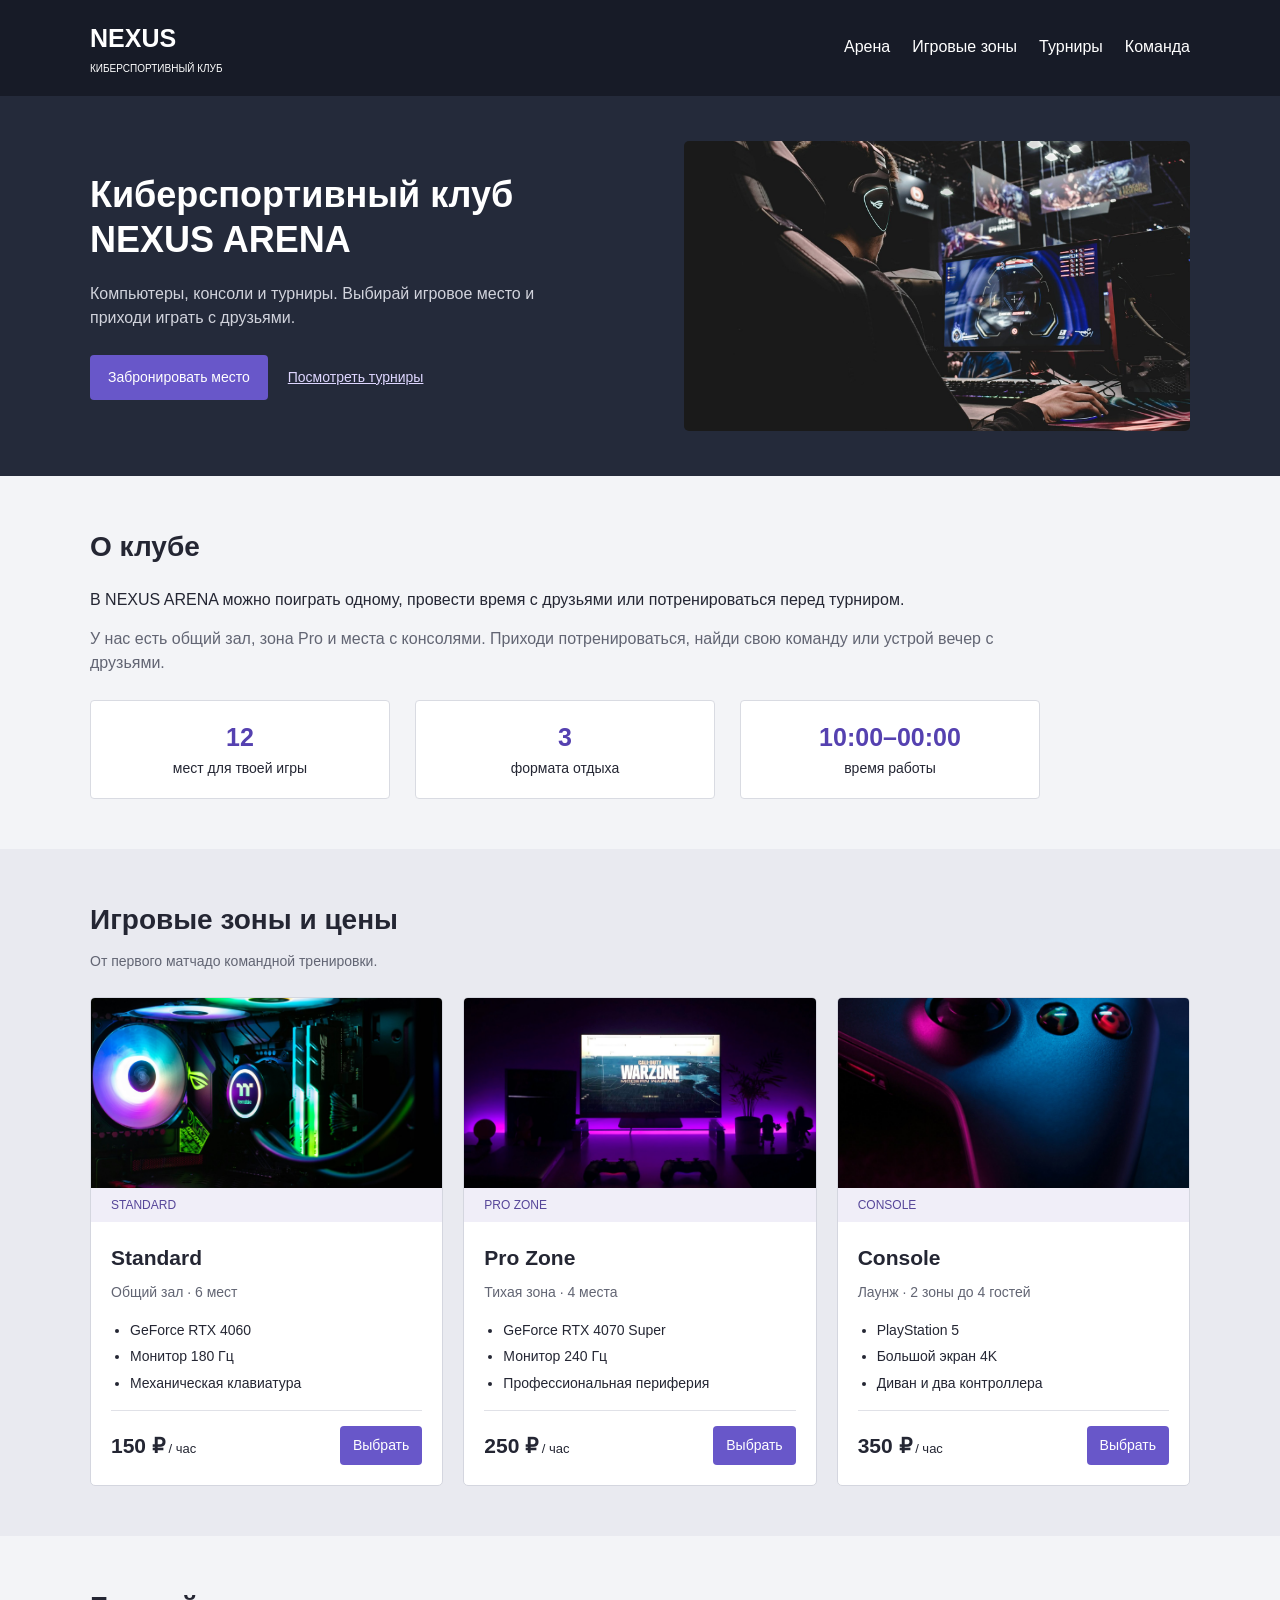
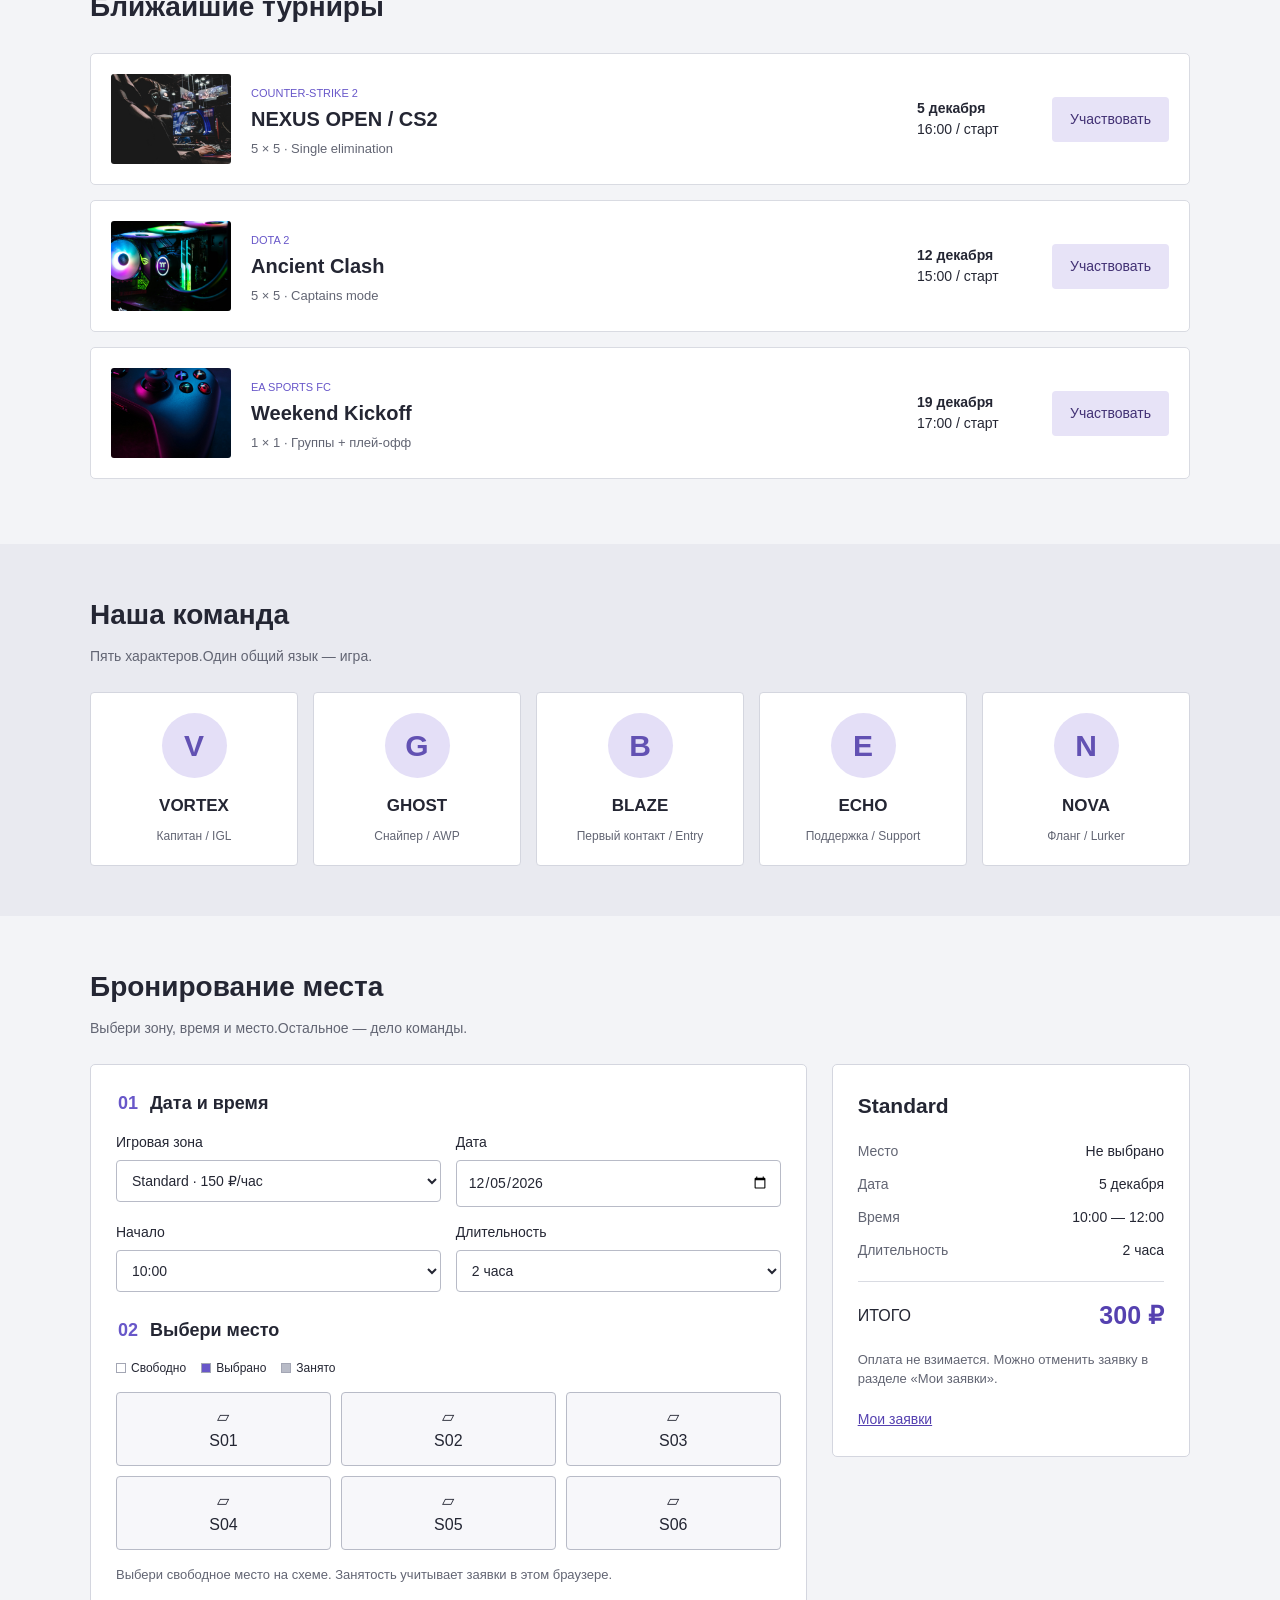
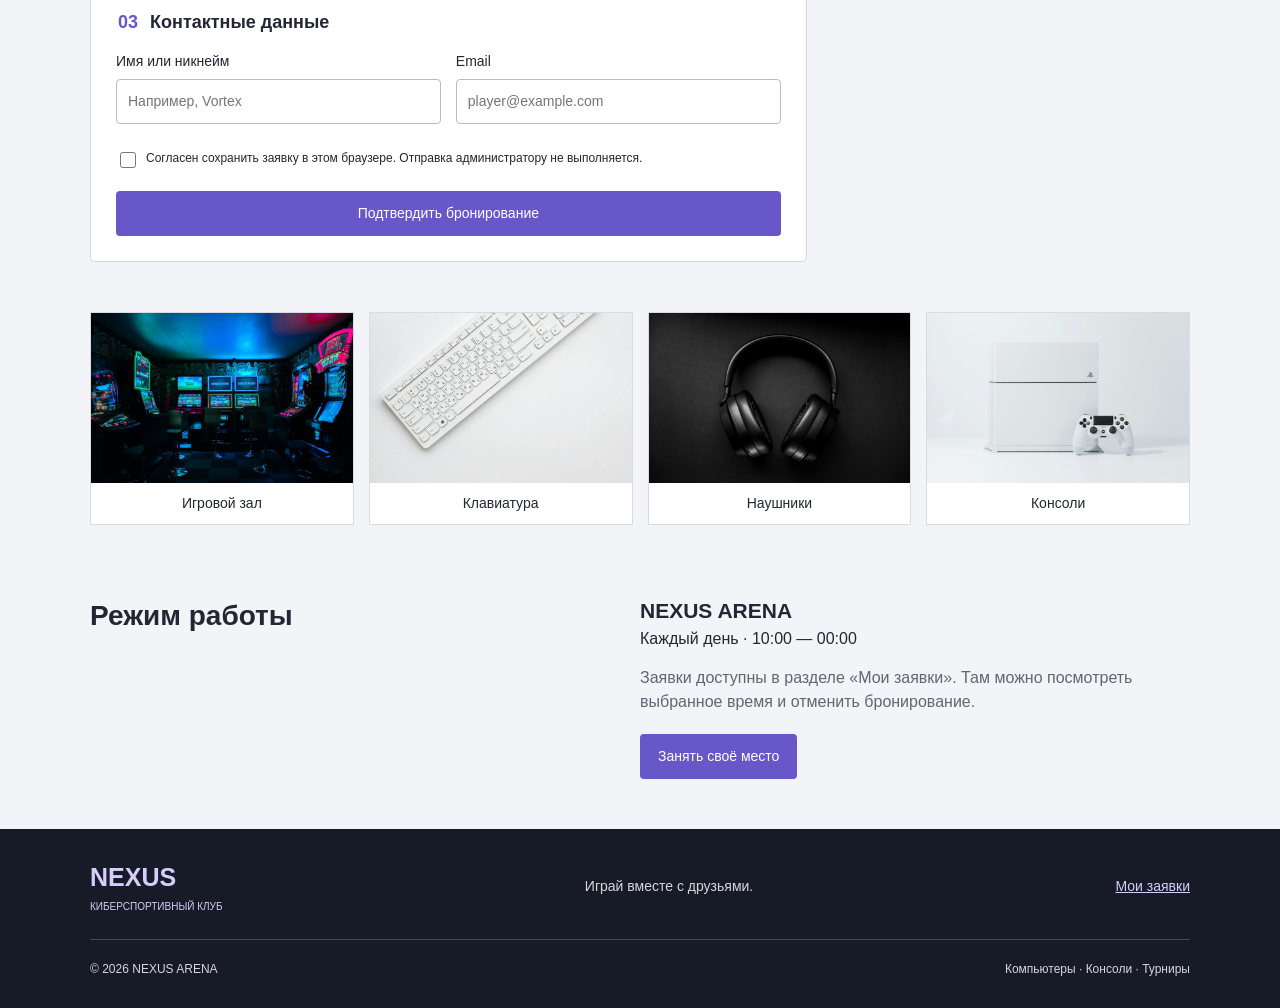
<file: index.html>
<!doctype html>
<html lang="ru">
  <head>
    <meta charset="utf-8" />
    <meta name="viewport" content="width=device-width,initial-scale=1" />
    <meta
      name="description"
      content="NEXUS ARENA — сайт киберспортивного клуба. Игровые зоны, турниры, команда и бронирование мест."
    />
    <meta name="theme-color" content="#171b27" />
    <title>NEXUS ARENA — твоя игра начинается здесь</title>
    <link rel="icon" href="assets/images/favicon.svg" type="image/svg+xml" />
    <link rel="stylesheet" href="assets/css/style.css" />
    <script src="assets/js/storage.js" defer></script>
    <script src="assets/js/main.js" defer></script>
  </head>
  <body>
    <a class="skip-link" href="#main">Перейти к содержимому</a>
    <header class="site-header">
      <div class="container header-inner">
        <a class="brand" href="#home" aria-label="Nexus Arena — главная"
          ><span
            >NEXUS<span class="brand-sub">КИБЕРСПОРТИВНЫЙ КЛУБ</span></span
          ></a
        >
        <button
          class="menu-toggle"
          aria-expanded="false"
          aria-controls="navigation"
          aria-label="Открыть меню"
        >
          ☰
        </button>
        <nav id="navigation" aria-label="Основная навигация">
          <a href="#about">Арена</a><a href="#zones">Игровые зоны</a
          ><a href="#tournaments">Турниры</a><a href="#team">Команда</a>
        </nav>
        <a class="button button-small header-book" href="#booking"
          >Забронировать
        </a>
      </div>
    </header>
    <main id="main">
      <div id="public-view">
        <section class="hero" id="home" aria-labelledby="hero-title">
          <div class="container hero-inner">
            <div class="hero-content">
              <h1 id="hero-title">Киберспортивный клуб<br />NEXUS ARENA</h1>
              <p class="hero-description">
                Компьютеры, консоли и турниры. Выбирай игровое место и приходи
                играть с друзьями.
              </p>
              <div class="hero-actions">
                <a class="button" href="#booking">Забронировать место</a
                ><a class="text-link" href="#tournaments">Посмотреть турниры</a>
              </div>
            </div>
            <img
              class="hero-image"
              src="assets/images/arena.jpg"
              alt="Игрок за компьютером на киберспортивном турнире"
              fetchpriority="high"
            />
          </div>
        </section>

        <section
          class="section container about"
          id="about"
          aria-labelledby="about-title"
        >
          <div>
            <h2 id="about-title">О клубе</h2>
          </div>
          <div class="about-copy">
            <p>
              В NEXUS ARENA можно поиграть одному, провести время с друзьями или
              потренироваться перед турниром.
            </p>
            <p class="muted">
              У нас есть общий зал, зона Pro и места с консолями. Приходи
              потренироваться, найди свою команду или устрой вечер с друзьями.
            </p>
            <div class="facts">
              <div><strong>12</strong><span>мест для твоей игры</span></div>
              <div><strong>3</strong><span>формата отдыха</span></div>
              <div><strong>10:00–00:00</strong><span>время работы</span></div>
            </div>
          </div>
        </section>
        <section
          class="section section-tinted"
          id="zones"
          aria-labelledby="zones-title"
        >
          <div class="container">
            <div class="section-heading">
              <div>
                <h2 id="zones-title">Игровые зоны и цены</h2>
              </div>
              <p class="muted heading-note">
                От первого матча<br />до командной тренировки.
              </p>
            </div>
            <div class="zone-grid">
              <article class="zone-card">
                <div class="zone-image">
                  <img
                    src="assets/images/pc.jpg"
                    alt="Игровой компьютер с цветной подсветкой и системой охлаждения"
                    loading="lazy"
                  /><span class="tag">STANDARD</span>
                </div>
                <div class="zone-body">
                  <h3>Standard</h3>
                  <p>Общий зал · 6 мест</p>
                  <ul>
                    <li>GeForce RTX 4060</li>
                    <li>Монитор 180 Гц</li>
                    <li>Механическая клавиатура</li>
                  </ul>
                  <div class="zone-bottom">
                    <span><strong>150 ₽</strong> / час</span
                    ><a
                      href="#booking"
                      class="circle-link"
                      data-zone="standard"
                      aria-label="Забронировать Standard"
                      >Выбрать</a
                    >
                  </div>
                </div>
              </article>
              <article class="zone-card featured">
                <div class="zone-image">
                  <img
                    src="assets/images/station.jpg"
                    alt="Игровое место с монитором и фиолетовой подсветкой"
                    loading="lazy"
                  /><span class="tag lime-tag">PRO ZONE</span>
                </div>
                <div class="zone-body">
                  <h3>Pro Zone</h3>
                  <p>Тихая зона · 4 места</p>
                  <ul>
                    <li>GeForce RTX 4070 Super</li>
                    <li>Монитор 240 Гц</li>
                    <li>Профессиональная периферия</li>
                  </ul>
                  <div class="zone-bottom">
                    <span><strong>250 ₽</strong> / час</span
                    ><a
                      href="#booking"
                      class="circle-link"
                      data-zone="pro"
                      aria-label="Забронировать Pro"
                      >Выбрать</a
                    >
                  </div>
                </div>
              </article>
              <article class="zone-card">
                <div class="zone-image">
                  <img
                    src="assets/images/setup.jpg"
                    alt="Игровой контроллер в синей и фиолетовой подсветке"
                    loading="lazy"
                  /><span class="tag">CONSOLE</span>
                </div>
                <div class="zone-body">
                  <h3>Console</h3>
                  <p>Лаунж · 2 зоны до 4 гостей</p>
                  <ul>
                    <li>PlayStation 5</li>
                    <li>Большой экран 4K</li>
                    <li>Диван и два контроллера</li>
                  </ul>
                  <div class="zone-bottom">
                    <span><strong>350 ₽</strong> / час</span
                    ><a
                      href="#booking"
                      class="circle-link"
                      data-zone="console"
                      aria-label="Забронировать консольную зону"
                      >Выбрать</a
                    >
                  </div>
                </div>
              </article>
            </div>
          </div>
        </section>
        <section
          class="section container"
          id="tournaments"
          aria-labelledby="tournaments-title"
        >
          <div class="section-heading">
            <div>
              <h2 id="tournaments-title">Ближайшие турниры</h2>
            </div>
          </div>
          <div class="tournament-list" id="tournament-list"></div>
        </section>
        <section class="team-section" id="team" aria-labelledby="team-title">
          <div class="container section">
            <div class="section-heading">
              <div>
                <h2 id="team-title">Наша команда</h2>
              </div>
              <p class="muted heading-note">
                Пять характеров.<br />Один общий язык — игра.
              </p>
            </div>
            <div class="team-grid">
              <article class="player">
                <div class="player-art p1">
                  <span class="player-glyph">V</span>
                </div>
                <h3>VORTEX</h3>
                <p>Капитан / IGL</p>
              </article>
              <article class="player">
                <div class="player-art p2">
                  <span class="player-glyph">G</span>
                </div>
                <h3>GHOST</h3>
                <p>Снайпер / AWP</p>
              </article>
              <article class="player">
                <div class="player-art p3">
                  <span class="player-glyph">B</span>
                </div>
                <h3>BLAZE</h3>
                <p>Первый контакт / Entry</p>
              </article>
              <article class="player">
                <div class="player-art p4">
                  <span class="player-glyph">E</span>
                </div>
                <h3>ECHO</h3>
                <p>Поддержка / Support</p>
              </article>
              <article class="player">
                <div class="player-art p5">
                  <span class="player-glyph">N</span>
                </div>
                <h3>NOVA</h3>
                <p>Фланг / Lurker</p>
              </article>
            </div>
          </div>
        </section>
        <section
          class="section container"
          id="booking"
          aria-labelledby="booking-title"
        >
          <div class="section-heading">
            <div>
              <h2 id="booking-title">Бронирование места</h2>
            </div>
            <p class="muted heading-note">
              Выбери зону, время и место.<br />Остальное — дело команды.
            </p>
          </div>
          <div class="booking-layout">
            <form id="booking-form" class="booking-form">
              <fieldset>
                <legend><span>01</span> Дата и время</legend>
                <div class="form-grid">
                  <label
                    >Игровая зона<select id="zone" name="zone">
                      <option value="standard">Standard · 150 ₽/час</option>
                      <option value="pro">Pro Zone · 250 ₽/час</option>
                      <option value="console">
                        Console · 350 ₽/час за зону
                      </option>
                    </select></label
                  ><label
                    >Дата<input
                      id="booking-date"
                      name="date"
                      type="date"
                      required /></label
                  ><label
                    >Начало<select
                      id="booking-time"
                      name="time"
                    ></select></label
                  ><label
                    >Длительность<select id="duration" name="duration">
                      <option value="1">1 час</option>
                      <option value="2" selected>2 часа</option>
                      <option value="3">3 часа</option>
                      <option value="4">4 часа</option>
                      <option value="5">5 часов</option>
                    </select></label
                  >
                </div>
              </fieldset>
              <fieldset>
                <legend><span>02</span> Выбери место</legend>
                <div class="seat-legend">
                  <span><i class="seat-free"></i>Свободно</span
                  ><span><i class="seat-selected"></i>Выбрано</span
                  ><span><i class="seat-taken"></i>Занято</span>
                </div>
                <div
                  id="seat-map"
                  class="seat-map"
                  role="group"
                  aria-label="Доступные места"
                ></div>
                <p id="seat-help" class="fine-print">Выбери место на схеме.</p>
              </fieldset>
              <fieldset>
                <legend><span>03</span> Контактные данные</legend>
                <div class="form-grid">
                  <label
                    >Имя или никнейм<input
                      name="name"
                      autocomplete="name"
                      minlength="2"
                      maxlength="50"
                      placeholder="Например, Vortex"
                      required /></label
                  ><label
                    >Email<input
                      name="email"
                      type="email"
                      autocomplete="email"
                      maxlength="100"
                      placeholder="player@example.com"
                      required
                  /></label>
                </div>
              </fieldset>
              <label class="checkbox-label"
                ><input name="consent" type="checkbox" required /><span
                  >Согласен сохранить заявку в этом браузере. Отправка
                  администратору не выполняется.</span
                ></label
              >
              <p
                class="form-message"
                id="booking-message"
                role="status"
                aria-live="polite"
              ></p>
              <button class="button booking-submit" type="submit">
                Подтвердить бронирование
              </button>
            </form>
            <aside class="booking-summary" aria-label="Сводка бронирования">
              <h3 id="summary-zone">Standard</h3>
              <dl>
                <div>
                  <dt>Место</dt>
                  <dd id="summary-seat">Не выбрано</dd>
                </div>
                <div>
                  <dt>Дата</dt>
                  <dd id="summary-date">—</dd>
                </div>
                <div>
                  <dt>Время</dt>
                  <dd id="summary-time">—</dd>
                </div>
                <div>
                  <dt>Длительность</dt>
                  <dd id="summary-duration">2 часа</dd>
                </div>
              </dl>
              <div class="summary-total">
                <span>ИТОГО</span><strong id="summary-price">300 ₽</strong>
              </div>
              <p class="fine-print">
                Оплата не взимается. Можно отменить заявку в разделе «Мои
                заявки».
              </p>
              <a href="#admin" class="text-link">Мои заявки </a>
            </aside>
          </div>
        </section>
        <section
          class="gallery-section"
          aria-label="Атмосфера игрового пространства"
        >
          <div class="gallery-grid">
            <figure>
              <img
                src="assets/images/gaming.jpg"
                alt="Зал игровых автоматов в синем свете"
                loading="lazy"
              />
              <figcaption>Игровой зал</figcaption>
            </figure>
            <figure>
              <img
                src="assets/images/keyboard.jpg"
                alt="Светлая клавиатура крупным планом"
                loading="lazy"
              />
              <figcaption>Клавиатура</figcaption>
            </figure>
            <figure>
              <img
                src="assets/images/headset.jpg"
                alt="Чёрные полноразмерные наушники"
                loading="lazy"
              />
              <figcaption>Наушники</figcaption>
            </figure>
            <figure>
              <img
                src="assets/images/controller.jpg"
                alt="Игровая консоль с беспроводным контроллером"
                loading="lazy"
              />
              <figcaption>Консоли</figcaption>
            </figure>
          </div>
        </section>
        <section class="section container contact-section" id="contacts">
          <div>
            <h2>Режим работы</h2>
          </div>
          <div class="contact-details">
            <h3>NEXUS ARENA</h3>
            <p>Каждый день · 10:00 — 00:00</p>
            <p class="muted">
              Заявки доступны в разделе «Мои заявки». Там можно посмотреть
              выбранное время и отменить бронирование.
            </p>
            <a class="button" href="#booking">Занять своё место </a>
          </div>
        </section>
      </div>
      <section
        id="admin-view"
        class="container section admin-view"
        hidden
        aria-labelledby="admin-title"
      >
        <div class="section-heading">
          <h1 id="admin-title">Мои заявки</h1>
          <a href="#home" class="text-link">На главную</a>
        </div>
        <div class="admin-stats" id="admin-stats"></div>
        <div class="admin-toolbar">
          <label class="search-label"
            >Поиск<input
              type="search"
              id="admin-search"
              placeholder="Имя, email или номер заявки" /></label
          ><label
            >Тип<select id="admin-filter">
              <option value="all">Все заявки</option>
              <option value="booking">Бронирования</option>
              <option value="tournament">Турниры</option>
              <option value="cancelled">Отменённые</option>
            </select></label
          >
        </div>
        <p class="form-message" id="admin-message" role="status"></p>
        <div id="requests-list"></div>
      </section>
    </main>
    <footer class="site-footer">
      <div class="container footer-top">
        <a class="brand" href="#home"
          ><span
            >NEXUS<span class="brand-sub">КИБЕРСПОРТИВНЫЙ КЛУБ</span></span
          ></a
        >
        <p>Играй вместе с друзьями.</p>
        <a href="#admin" class="text-link">Мои заявки</a>
      </div>
      <div class="container footer-bottom">
        <span>© <span id="year">2026</span> NEXUS ARENA</span>
        <span>Компьютеры · Консоли · Турниры</span>
      </div>
    </footer>
    <dialog id="tournament-dialog" aria-labelledby="tournament-dialog-title">
      <button class="dialog-close" type="button" aria-label="Закрыть">×</button>

      <h2 id="tournament-dialog-title">Заявка на турнир</h2>
      <p id="tournament-description" class="muted"></p>
      <form id="tournament-form">
        <input type="hidden" name="tournament" /><label
          >Имя капитана / никнейм<input
            name="name"
            required
            minlength="2"
            maxlength="50"
            autocomplete="name" /></label
        ><label
          >Название команды / ник игрока<input
            name="team"
            required
            minlength="2"
            maxlength="50" /></label
        ><label
          >Email для заявки<input
            name="email"
            type="email"
            required
            maxlength="100"
            autocomplete="email" /></label
        ><label class="checkbox-label"
          ><input type="checkbox" required /><span
            >Согласен сохранить заявку в этом браузере. Отправка организаторам
            не выполняется.</span
          ></label
        >
        <p id="tournament-message" class="form-message" role="status"></p>
        <button class="button" type="submit">Зарегистрироваться</button>
      </form>
    </dialog>
    <dialog id="cancel-dialog" aria-labelledby="cancel-title">
      <button class="dialog-close" type="button" aria-label="Закрыть">×</button>

      <h2 id="cancel-title">Отменить заявку?</h2>
      <p id="cancel-description" class="muted"></p>
      <div class="hero-actions">
        <button class="button" id="confirm-cancel" type="button">
          Да, отменить</button
        ><button
          class="button button-secondary"
          id="keep-request"
          type="button"
        >
          Оставить
        </button>
      </div>
    </dialog>
    <dialog id="success-dialog" aria-labelledby="success-title">
      <button class="dialog-close" type="button" aria-label="Закрыть">×</button>
      <div class="success-icon" aria-hidden="true">✓</div>

      <h2 id="success-title">Заявка сохранена!</h2>
      <p id="success-text"></p>
      <p class="muted">
        Заявка сохранена в текущем браузере. Сообщения на email не отправляются.
      </p>
      <a href="#admin" class="button" id="success-link">Посмотреть заявку</a>
    </dialog>
    <div class="storage-banner" id="storage-banner" role="alert" hidden></div>
    <noscript
      ><div class="storage-banner">
        Включи JavaScript в браузере, чтобы пользоваться бронированием и
        заявками.
      </div></noscript
    >
  </body>
</html>
</file>
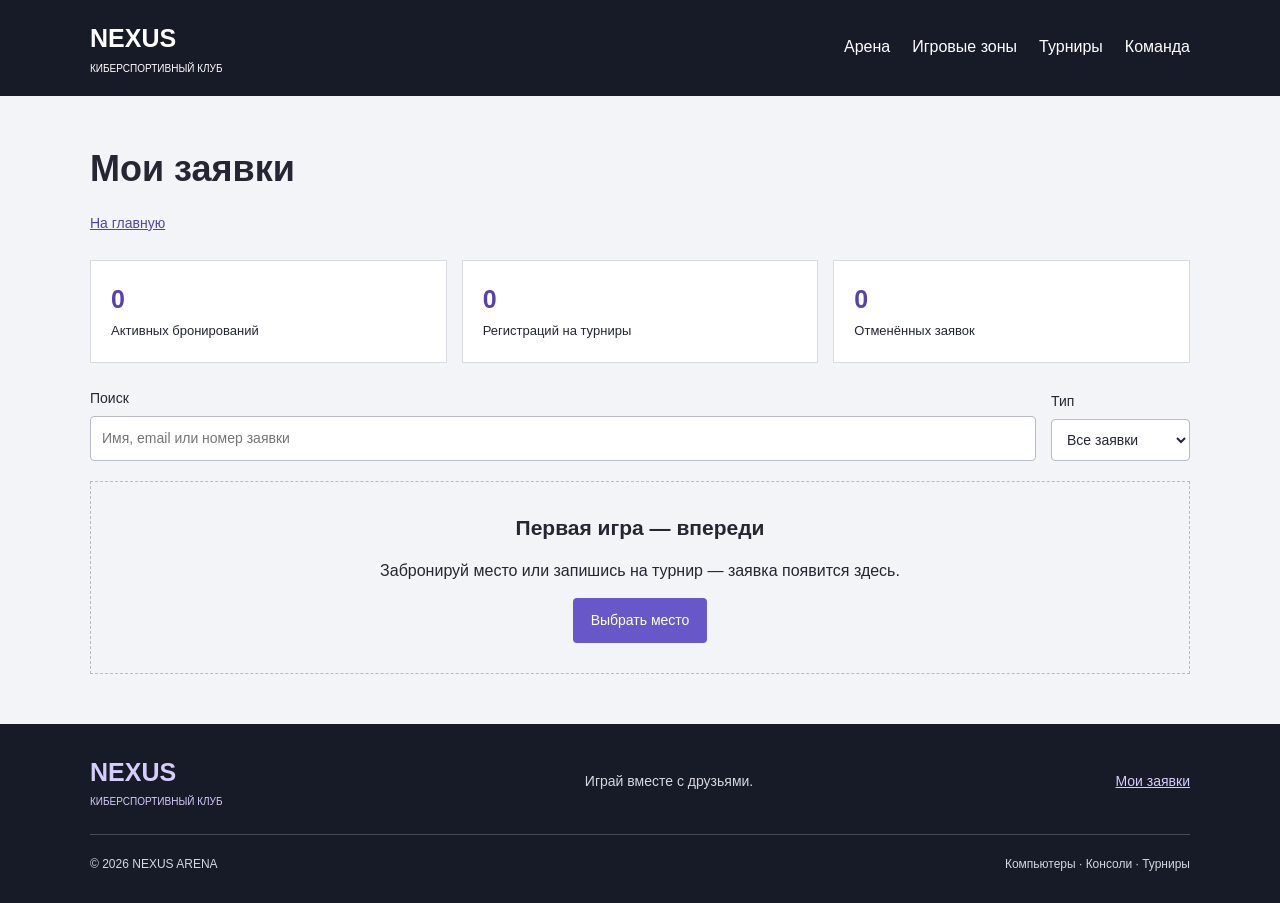
<file: admin.html>
<!doctype html>
<html lang="ru">
  <head>
    <meta charset="utf-8" />
    <meta name="viewport" content="width=device-width,initial-scale=1" />
    <meta http-equiv="refresh" content="0;url=index.html#admin" />
    <title>Заявки — NEXUS ARENA</title>
  </head>
  <body>
    <p><a href="index.html#admin">Открыть панель заявок NEXUS ARENA</a></p>
    <script>
      location.replace("index.html#admin");
    </script>
  </body>
</html>
</file>
<file: assets/css/style.css>
/* Общие настройки */
* {
  box-sizing: border-box;
}
html {
  scroll-behavior: smooth;
  scroll-padding-top: 20px;
}
body {
  margin: 0;
  font:
    16px/1.5 Arial,
    sans-serif;
  color: #242633;
  background: #f3f4f7;
}
a {
  color: #5541b0;
}
img {
  display: block;
  max-width: 100%;
  object-fit: cover;
}
h1,
h2,
h3,
p,
figure {
  margin: 0;
}
h1 {
  font-size: 36px;
  line-height: 1.25;
  margin-bottom: 20px;
}
h2 {
  font-size: 28px;
  margin-bottom: 20px;
}
h3 {
  font-size: 21px;
}
p + p {
  margin-top: 15px;
}
button,
input,
select {
  font: inherit;
}
button {
  cursor: pointer;
}
button:disabled {
  cursor: not-allowed;
  opacity: 0.6;
}
.container {
  width: 90%;
  max-width: 1100px;
  margin: 0 auto;
}
.section {
  padding: 50px 0;
}
.muted,
.fine-print {
  color: #626573;
}
.fine-print {
  font-size: 13px;
  margin-top: 15px;
}
[hidden] {
  display: none !important;
}
:focus-visible {
  outline: 3px solid #9b83f1;
  outline-offset: 3px;
}
.skip-link {
  position: absolute;
  top: -70px;
  left: 15px;
  background: white;
  padding: 10px;
  z-index: 100;
}
.skip-link:focus {
  top: 10px;
}

/* Шапка и навигация */
.site-header {
  background: #171b27;
  color: white;
  padding: 20px 0;
}
.header-inner {
  display: flex;
  align-items: center;
  justify-content: space-between;
  gap: 25px;
}
.brand {
  font-size: 25px;
  color: white;
  font-weight: bold;
  text-decoration: none;
}
.brand-sub {
  display: block;
  font-size: 10px;
  font-weight: normal;
  margin-top: 3px;
}
nav {
  display: flex;
  gap: 22px;
}
nav a {
  color: white;
  text-decoration: none;
  padding: 7px 0;
  border-bottom: 2px solid transparent;
  transition:
    color 0.2s,
    border-color 0.2s;
}
nav a:hover,
nav a:focus-visible {
  color: #c9bbff;
  border-color: #c9bbff;
}
.menu-toggle {
  display: none;
  color: white;
  border: 1px solid #747684;
  background: transparent;
  padding: 6px 12px;
}
.header-book {
  display: none !important;
}
.button,
.circle-link {
  display: inline-block;
  border: 0;
  border-radius: 4px;
  padding: 12px 18px;
  background: #6857c9;
  color: white;
  text-decoration: none;
  font-size: 14px;
  cursor: pointer;
}
.button:hover,
.circle-link:hover {
  background: #5142a5;
}
.button-secondary {
  background: #e7e3f7;
  color: #423174;
}
.button-secondary:hover {
  background: #d8d0f0;
}
.text-link {
  font-size: 14px;
}

/* Первый экран */
.hero {
  background: #242a3a;
  color: white;
  padding: 45px 0;
}
.hero-inner {
  display: flex;
  align-items: center;
  gap: 40px;
}
.hero-content {
  flex: 1;
}
.hero-description {
  color: #d1d3dc;
  max-width: 480px;
}
.hero-image {
  width: 46%;
  height: 290px;
  border-radius: 5px;
}
.hero-actions {
  display: flex;
  align-items: center;
  gap: 20px;
  flex-wrap: wrap;
  margin-top: 25px;
}
.hero .text-link {
  color: #ded6ff;
}

/* Информация о клубе */
.about-copy {
  max-width: 950px;
}
.facts {
  display: flex;
  gap: 25px;
  margin-top: 25px;
}
.facts > div {
  flex: 1;
  padding: 18px;
  background: white;
  border: 1px solid #d9dbe2;
  text-align: center;
  border-radius: 4px;
}
.facts strong {
  display: block;
  font-size: 25px;
  color: #5541b0;
}
.facts span {
  font-size: 14px;
}
.section-tinted,
.team-section {
  background: #e9eaf0;
}
.section-heading {
  margin-bottom: 25px;
}
.section-heading h2 {
  margin-bottom: 10px;
}
.heading-note {
  font-size: 14px;
}
.heading-note br {
  display: none;
}

/* Игровые зоны */
.zone-grid {
  display: grid;
  grid-template-columns: repeat(3, 1fr);
  gap: 20px;
}
.zone-card {
  background: white;
  border: 1px solid #d4d6df;
  border-radius: 5px;
  overflow: hidden;
}
.zone-image img {
  width: 100%;
  height: 190px;
}
.tag {
  display: block;
  padding: 8px 20px;
  background: #f0eef8;
  color: #564699;
  font-size: 12px;
}
.zone-body {
  padding: 20px;
}
.zone-body > p {
  font-size: 14px;
  color: #626573;
  margin-top: 8px;
}
.zone-body ul {
  padding-left: 19px;
  font-size: 14px;
  line-height: 1.9;
}
.zone-bottom {
  display: flex;
  justify-content: space-between;
  align-items: center;
  gap: 10px;
  border-top: 1px solid #e0e1e7;
  padding-top: 15px;
  font-size: 13px;
}
.zone-bottom strong {
  font-size: 21px;
}
.circle-link {
  padding: 9px 13px;
}

/* Турниры */
.tournament-row {
  display: flex;
  align-items: center;
  gap: 20px;
  margin-bottom: 15px;
  background: white;
  border: 1px solid #d9dbe2;
  padding: 20px;
  border-radius: 5px;
}
.tournament-row img {
  width: 120px;
  height: 90px;
  border-radius: 3px;
}
.tournament-row > div:first-of-type {
  flex: 1;
}
.tournament-row h3 {
  font-size: 20px;
}
.tournament-row p {
  font-size: 13px;
  color: #626573;
  margin-top: 5px;
}
.tournament-row .eyebrow {
  font-size: 11px;
  color: #6857c9;
}
.tournament-date {
  min-width: 115px;
  font-size: 14px;
}
.tournament-date strong,
.tournament-date span {
  display: block;
}

/* Команда */
.team-grid {
  display: grid;
  grid-template-columns: repeat(5, 1fr);
  gap: 15px;
}
.player {
  background: white;
  border: 1px solid #d4d6df;
  padding: 20px 10px;
  text-align: center;
  border-radius: 4px;
}
.player-art {
  width: 65px;
  height: 65px;
  border-radius: 50%;
  margin: 0 auto 15px;
  background: #e4dff7;
  color: #6251b3;
  display: flex;
  justify-content: center;
  align-items: center;
}
.player-glyph {
  font-size: 30px;
  font-weight: bold;
}
.player h3 {
  font-size: 17px;
}
.player p {
  font-size: 12px;
  color: #626573;
  margin-top: 8px;
}

/* Бронирование */
.booking-layout {
  display: grid;
  grid-template-columns: 2fr 1fr;
  gap: 25px;
  align-items: start;
}
.booking-form,
.booking-summary {
  padding: 25px;
  background: white;
  border: 1px solid #d4d6df;
  border-radius: 5px;
}
fieldset {
  padding: 0;
  margin: 0 0 25px;
  border: 0;
  min-width: 0;
}
legend {
  font-weight: bold;
  font-size: 18px;
  margin-bottom: 15px;
}
legend span {
  color: #6857c9;
  margin-right: 7px;
}
.form-grid {
  display: grid;
  grid-template-columns: 1fr 1fr;
  gap: 15px;
}
label {
  display: flex;
  flex-direction: column;
  gap: 7px;
  font-size: 14px;
}
input,
select {
  width: 100%;
  min-width: 0;
  padding: 11px;
  border: 1px solid #b8bbc7;
  border-radius: 4px;
  color: #242633;
  background: white;
}
.seat-legend {
  display: flex;
  flex-wrap: wrap;
  gap: 15px;
  font-size: 12px;
}
.seat-legend span {
  display: flex;
  align-items: center;
  gap: 5px;
}
.seat-legend i {
  width: 10px;
  height: 10px;
  border: 1px solid #a3a6b4;
  background: white;
}
.seat-legend .seat-selected {
  background: #6857c9;
}
.seat-legend .seat-taken {
  background: #b8bbc7;
}
.seat-map {
  display: grid;
  grid-template-columns: repeat(3, 1fr);
  gap: 10px;
  margin-top: 15px;
}
.seat-button {
  border: 1px solid #b8bbc7;
  padding: 12px;
  border-radius: 4px;
  background: #f7f7fa;
  color: #242633;
}
.seat-button span {
  display: block;
}
.seat-button:hover:not(:disabled) {
  background: #eee9fc;
}
.seat-button[aria-pressed="true"] {
  background: #6857c9;
  color: white;
  border-color: #6857c9;
}
.seat-button[aria-pressed="true"]:hover {
  background: #5142a5;
}
.seat-button:disabled {
  background: #d7d8df;
}
.checkbox-label {
  flex-direction: row;
  align-items: flex-start;
  font-size: 12px;
}
.checkbox-label input {
  width: 16px;
  height: 16px;
  flex-shrink: 0;
  margin-top: 3px;
  accent-color: #6857c9;
}
.booking-submit {
  width: 100%;
  margin-top: 20px;
}
.booking-summary dl {
  margin: 20px 0;
  font-size: 14px;
}
.booking-summary dl > div {
  display: flex;
  justify-content: space-between;
  gap: 10px;
  margin: 12px 0;
}
.booking-summary dt {
  color: #626573;
}
.booking-summary dd {
  margin: 0;
  text-align: right;
}
.summary-total {
  border-top: 1px solid #d9dbe2;
  padding-top: 15px;
  display: flex;
  align-items: center;
  justify-content: space-between;
}
.summary-total strong {
  color: #5541b0;
  font-size: 25px;
}
.booking-summary .text-link {
  display: inline-block;
  margin-top: 20px;
}
.form-message {
  margin-top: 15px;
  font-size: 14px;
  color: #276234;
  white-space: pre-line;
}
.form-message.error {
  color: #b42525;
}
.form-message:empty {
  display: none;
}

/* Галерея и подвал */
.gallery-section {
  width: 90%;
  max-width: 1100px;
  margin: 0 auto;
  padding-bottom: 20px;
}
.gallery-grid {
  display: grid;
  grid-template-columns: repeat(4, 1fr);
  gap: 15px;
}
.gallery-grid figure {
  border: 1px solid #d9dbe2;
  background: white;
}
.gallery-grid img {
  width: 100%;
  height: 170px;
}
.gallery-grid figcaption {
  padding: 10px;
  font-size: 14px;
  text-align: center;
}
.contact-section {
  display: flex;
  justify-content: space-between;
  gap: 30px;
}
.contact-details {
  max-width: 550px;
}
.contact-details .button {
  margin-top: 20px;
}
.site-footer {
  background: #171b27;
  color: #d5d6df;
  padding: 30px 0;
}
.footer-top,
.footer-bottom {
  display: flex;
  align-items: center;
  justify-content: space-between;
  gap: 20px;
  flex-wrap: wrap;
}
.site-footer a {
  color: #d5cdfa;
}
.footer-top p {
  font-size: 14px;
}
.footer-bottom {
  margin-top: 25px;
  padding-top: 20px;
  border-top: 1px solid #464956;
  font-size: 12px;
}

/* Всплывающие окна */
dialog {
  width: 470px;
  max-width: calc(100% - 30px);
  max-height: 90vh;
  padding: 30px;
  border: 1px solid #b8bbc7;
  border-radius: 5px;
  color: #242633;
  background: white;
}
dialog::backdrop {
  background: #0008;
}
dialog h2 {
  font-size: 25px;
  padding-right: 20px;
}
dialog form {
  display: grid;
  gap: 15px;
  margin-top: 20px;
}
.dialog-close {
  position: absolute;
  top: 8px;
  right: 12px;
  border: 0;
  background: none;
  font-size: 28px;
  color: #626573;
}
.success-icon {
  font-size: 35px;
  color: #338143;
  margin-bottom: 15px;
}
#success-link {
  margin-top: 20px;
}
.storage-banner {
  position: fixed;
  bottom: 0;
  left: 0;
  right: 0;
  padding: 15px;
  background: #963d35;
  color: white;
  z-index: 100;
}

/* Заявки */
.admin-view {
  min-height: 65vh;
}
.admin-stats {
  display: flex;
  gap: 15px;
  margin: 25px 0;
}
.admin-stats > div {
  flex: 1;
  padding: 20px;
  background: white;
  border: 1px solid #d9dbe2;
}
.admin-stats strong {
  display: block;
  font-size: 25px;
  color: #5541b0;
}
.admin-stats span {
  font-size: 13px;
}
.admin-toolbar {
  display: flex;
  align-items: flex-end;
  gap: 15px;
  flex-wrap: wrap;
  margin-bottom: 20px;
}
.search-label {
  flex: 1;
  min-width: 200px;
}
.request-card {
  display: flex;
  align-items: center;
  justify-content: space-between;
  gap: 20px;
  background: white;
  border: 1px solid #d9dbe2;
  padding: 20px;
  margin-top: 15px;
}
.request-card h3 {
  margin: 8px 0;
}
.request-card p {
  font-size: 14px;
  overflow-wrap: anywhere;
}
.request-card small {
  color: #626573;
}
.status-label {
  display: block;
  font-size: 12px;
  color: #276234;
  margin-top: 10px;
}
.cancelled .status-label {
  color: #626573;
}
.empty-state {
  padding: 30px;
  text-align: center;
  border: 1px dashed #b8bbc7;
}
.empty-state p,
.empty-state a {
  margin-top: 15px;
}

/* Планшеты */
@media (max-width: 850px) {
  .header-inner {
    flex-wrap: wrap;
  }
  .hero-inner {
    flex-direction: column;
    align-items: stretch;
  }
  .hero-image {
    width: 100%;
    height: 280px;
  }
  .zone-grid {
    grid-template-columns: 1fr;
  }
  .zone-image img {
    height: 240px;
  }
  .team-grid {
    grid-template-columns: repeat(3, 1fr);
  }
  .booking-layout {
    grid-template-columns: 1fr;
  }
  .tournament-row {
    flex-wrap: wrap;
  }
  .tournament-row > div:first-of-type {
    min-width: 180px;
  }
  .gallery-grid {
    grid-template-columns: repeat(2, 1fr);
  }
}
/* Телефоны */
@media (max-width: 550px) {
  h1 {
    font-size: 28px;
  }
  h2 {
    font-size: 25px;
  }
  .section {
    padding: 35px 0;
  }
  .menu-toggle {
    display: block;
  }
  nav {
    display: none;
    width: 100%;
    flex-direction: column;
    gap: 8px;
  }
  nav.open {
    display: flex;
  }
  .hero {
    padding: 30px 0;
  }
  .hero-image {
    height: 210px;
  }
  .facts {
    flex-direction: column;
    gap: 10px;
  }
  .team-grid {
    grid-template-columns: repeat(2, 1fr);
  }
  .form-grid {
    grid-template-columns: 1fr;
  }
  .booking-form,
  .booking-summary {
    padding: 18px;
  }
  .tournament-row {
    padding: 15px;
  }
  .tournament-row img {
    width: 100%;
    height: 160px;
  }
  .tournament-row > div:first-of-type {
    width: 100%;
  }
  .gallery-grid img {
    height: 130px;
  }
  .contact-section {
    flex-direction: column;
  }
  .admin-stats {
    flex-direction: column;
  }
  .admin-toolbar > label {
    width: 100%;
  }
  .request-card {
    flex-direction: column;
    align-items: flex-start;
  }
  .hero-actions {
    gap: 15px;
  }
}
@media (prefers-reduced-motion: reduce) {
  html {
    scroll-behavior: auto;
  }
  * {
    transition: none !important;
  }
}
</file>
